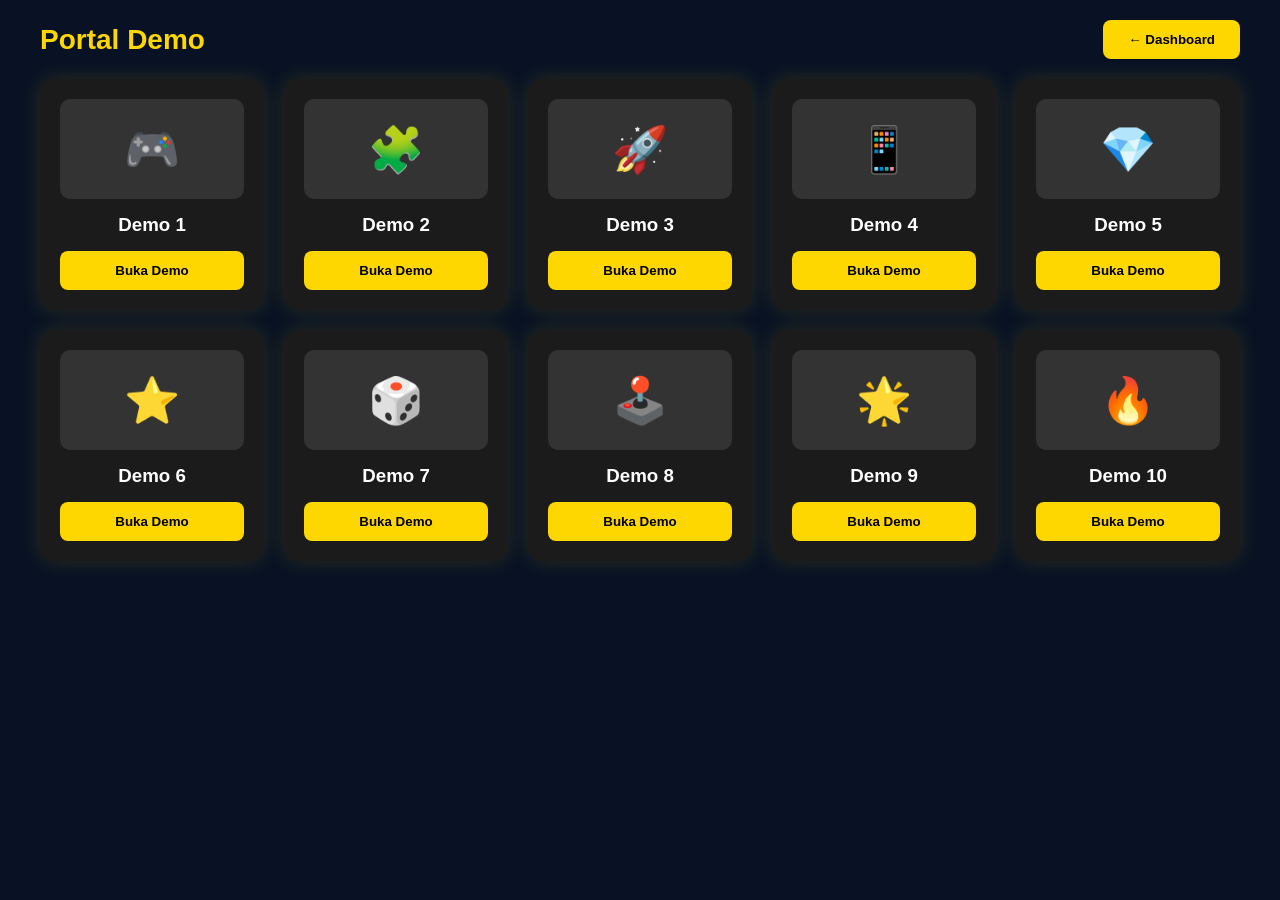
<file: menu.html>
<!DOCTYPE html>
<html lang="id">
<head>
<meta charset="UTF-8">
<meta name="viewport" content="width=device-width, initial-scale=1.0">
<title>Portal Demo</title>

<link rel="stylesheet" href="style.css">

<style>

.header{
width:95%;
max-width:1200px;
margin:20px auto;
display:flex;
justify-content:space-between;
align-items:center;
}

.title{
color:gold;
font-size:28px;
font-weight:bold;
}

.menu-btn{
padding:12px 25px;
background:gold;
border:none;
border-radius:8px;
cursor:pointer;
font-weight:bold;
}

.grid{

width:95%;
max-width:1200px;
margin:auto;

display:grid;
grid-template-columns:repeat(auto-fit,minmax(220px,1fr));

gap:20px;

padding-bottom:40px;

}

.card{

background:#1b1b1b;

border-radius:15px;

padding:20px;

text-align:center;

box-shadow:0 0 20px rgba(255,215,0,.15);

transition:.3s;

}

.card:hover{

transform:translateY(-8px);

}

.logo{

height:100px;

border-radius:10px;

background:#333;

display:flex;

justify-content:center;

align-items:center;

font-size:45px;

margin-bottom:15px;

color:gold;

}

.card h3{

color:white;

margin-bottom:15px;

}

.card button{

width:100%;

padding:12px;

background:gold;

border:none;

border-radius:8px;

font-weight:bold;

cursor:pointer;

}

.footer{

text-align:center;

margin:30px;

}

</style>

</head>

<body>

<div class="header">

<div class="title">
Portal Demo
</div>

<button class="menu-btn" onclick="window.location='dashboard.html'">
← Dashboard
</button>

</div>

<div class="grid">

<div class="card">
<div class="logo">🎮</div>
<h3>Demo 1</h3>
<button onclick="buka('Demo 1')">Buka Demo</button>
</div>

<div class="card">
<div class="logo">🧩</div>
<h3>Demo 2</h3>
<button onclick="buka('Demo 2')">Buka Demo</button>
</div>

<div class="card">
<div class="logo">🚀</div>
<h3>Demo 3</h3>
<button onclick="buka('Demo 3')">Buka Demo</button>
</div>

<div class="card">
<div class="logo">📱</div>
<h3>Demo 4</h3>
<button onclick="buka('Demo 4')">Buka Demo</button>
</div>

<div class="card">
<div class="logo">💎</div>
<h3>Demo 5</h3>
<button onclick="buka('Demo 5')">Buka Demo</button>
</div>

<div class="card">
<div class="logo">⭐</div>
<h3>Demo 6</h3>
<button onclick="buka('Demo 6')">Buka Demo</button>
</div>

<div class="card">
<div class="logo">🎲</div>
<h3>Demo 7</h3>
<button onclick="buka('Demo 7')">Buka Demo</button>
</div>

<div class="card">
<div class="logo">🕹️</div>
<h3>Demo 8</h3>
<button onclick="buka('Demo 8')">Buka Demo</button>
</div>

<div class="card">
<div class="logo">🌟</div>
<h3>Demo 9</h3>
<button onclick="buka('Demo 9')">Buka Demo</button>
</div>

<div class="card">
<div class="logo">🔥</div>
<h3>Demo 10</h3>
<button onclick="buka('Demo 10')">Buka Demo</button>
</div>

</div>

<script>

function buka(nama){

localStorage.setItem("demo",nama);

window.location="play.html";

}

</script>

</body>
</html>
</file>
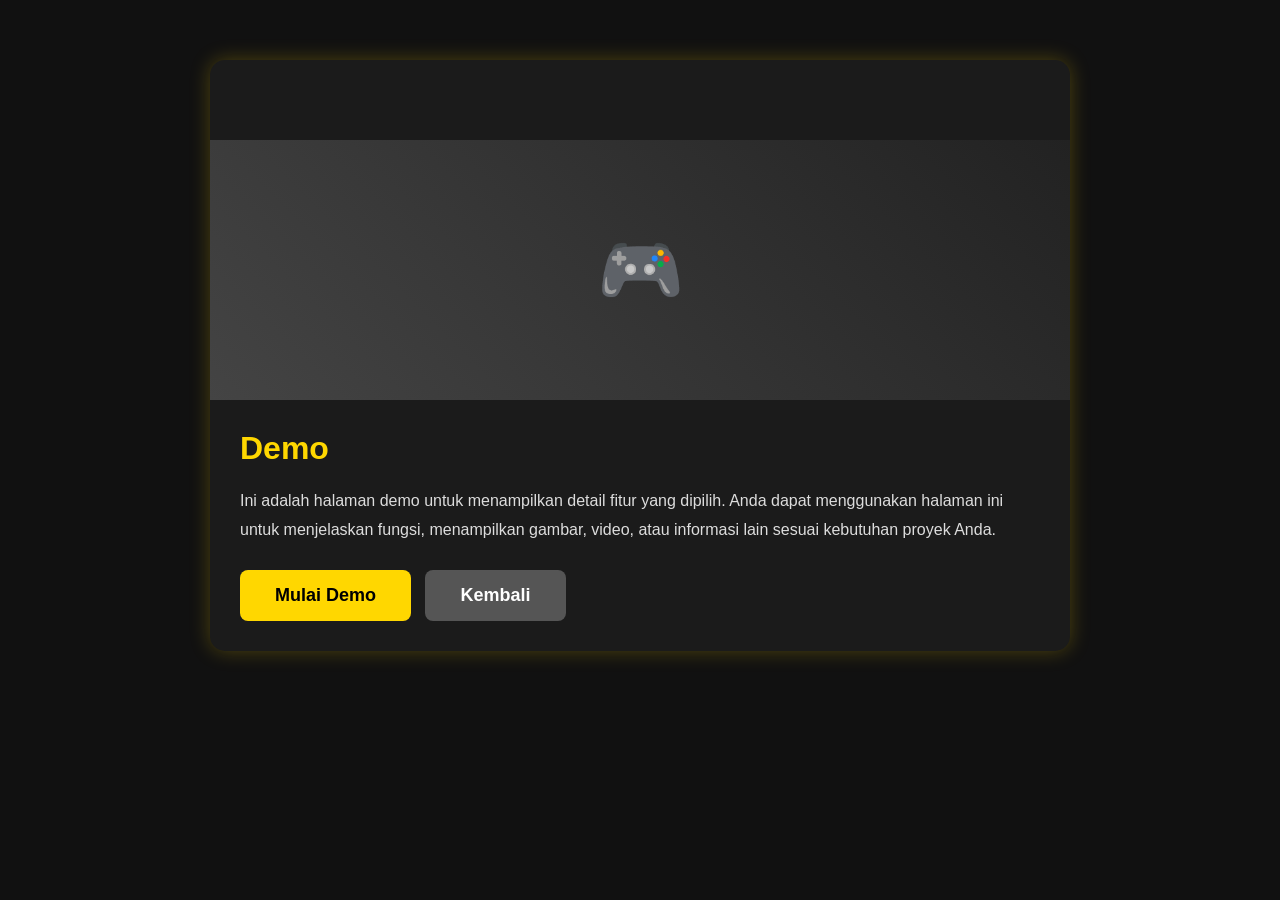
<file: play.html>
<!DOCTYPE html>
<html lang="id">
<head>
<meta charset="UTF-8">
<meta name="viewport" content="width=device-width, initial-scale=1.0">
<title>Detail Demo</title>

<link rel="stylesheet" href="style.css">

<style>

body{
background:#111;
font-family:Arial, Helvetica, sans-serif;
color:white;
}

.container{
max-width:900px;
margin:40px auto;
padding:20px;
}

.card{

background:#1b1b1b;

border-radius:15px;

overflow:hidden;

box-shadow:0 0 20px rgba(255,215,0,.25);

}

.banner{

width:100%;
height:260px;

background:linear-gradient(45deg,#444,#222);

display:flex;

justify-content:center;

align-items:center;

font-size:70px;

color:gold;

}

.content{

padding:30px;

}

.content h1{

color:gold;

margin-bottom:20px;

}

.content p{

line-height:1.8;

color:#ddd;

margin-bottom:25px;

}

button{

padding:15px 35px;

background:gold;

border:none;

border-radius:8px;

font-size:18px;

font-weight:bold;

cursor:pointer;

margin-right:10px;

}

.back{

background:#555;

color:white;

}

</style>

</head>

<body>

<div class="container">

<div class="card">

<div class="banner">
🎮
</div>

<div class="content">

<h1 id="judul"></h1>

<p>
Ini adalah halaman demo untuk menampilkan detail fitur yang dipilih.
Anda dapat menggunakan halaman ini untuk menjelaskan fungsi, menampilkan
gambar, video, atau informasi lain sesuai kebutuhan proyek Anda.
</p>

<button onclick="mulaiDemo()">
Mulai Demo
</button>

<button class="back" onclick="window.location='menu.html'">
Kembali
</button>

</div>

</div>

</div>

<script>

let demo = localStorage.getItem("demo");

document.getElementById("judul").innerHTML = demo || "Demo";

function mulaiDemo(){

alert("Demo berhasil dijalankan.");

}

</script>

</body>
</html>
</file>
<file: style.css>
*{
margin:0;
padding:0;
box-sizing:border-box;
font-family:Poppins,sans-serif;
}

body{
background:#081224;
color:white;
}

header{
width:100%;
height:80px;
display:flex;
justify-content:space-between;
align-items:center;
padding:0 60px;
background:rgba(255,255,255,.08);
backdrop-filter:blur(10px);
position:fixed;
top:0;
left:0;
z-index:999;
}

.logo img{
height:55px;
}

nav a{
text-decoration:none;
color:white;
margin-left:25px;
font-weight:600;
}

.login{
padding:10px 20px;
border:2px solid cyan;
border-radius:30px;
}

.daftar{
padding:10px 20px;
background:linear-gradient(45deg,#00bfff,#00ffd0);
color:#000;
border-radius:30px;
}

.banner{
margin-top:80px;
display:flex;
justify-content:center;
}

.banner img{
width:1280px;
max-width:95%;
border-radius:20px;
box-shadow:0 15px 40px rgba(0,0,0,.5);
}

.hero{
text-align:center;
padding:60px;
}

.hero h1{
font-size:50px;
margin-bottom:20px;
}

.hero p{
font-size:20px;
opacity:.8;
margin-bottom:40px;
}

.btn{
padding:18px 45px;
background:#00c3ff;
border-radius:50px;
text-decoration:none;
color:white;
font-weight:bold;
transition:.3s;
}

.btn:hover{
transform:scale(1.08);
background:#00ffd5;
color:black;
}

footer{
text-align:center;
padding:40px;
color:#999;
}
</file>
